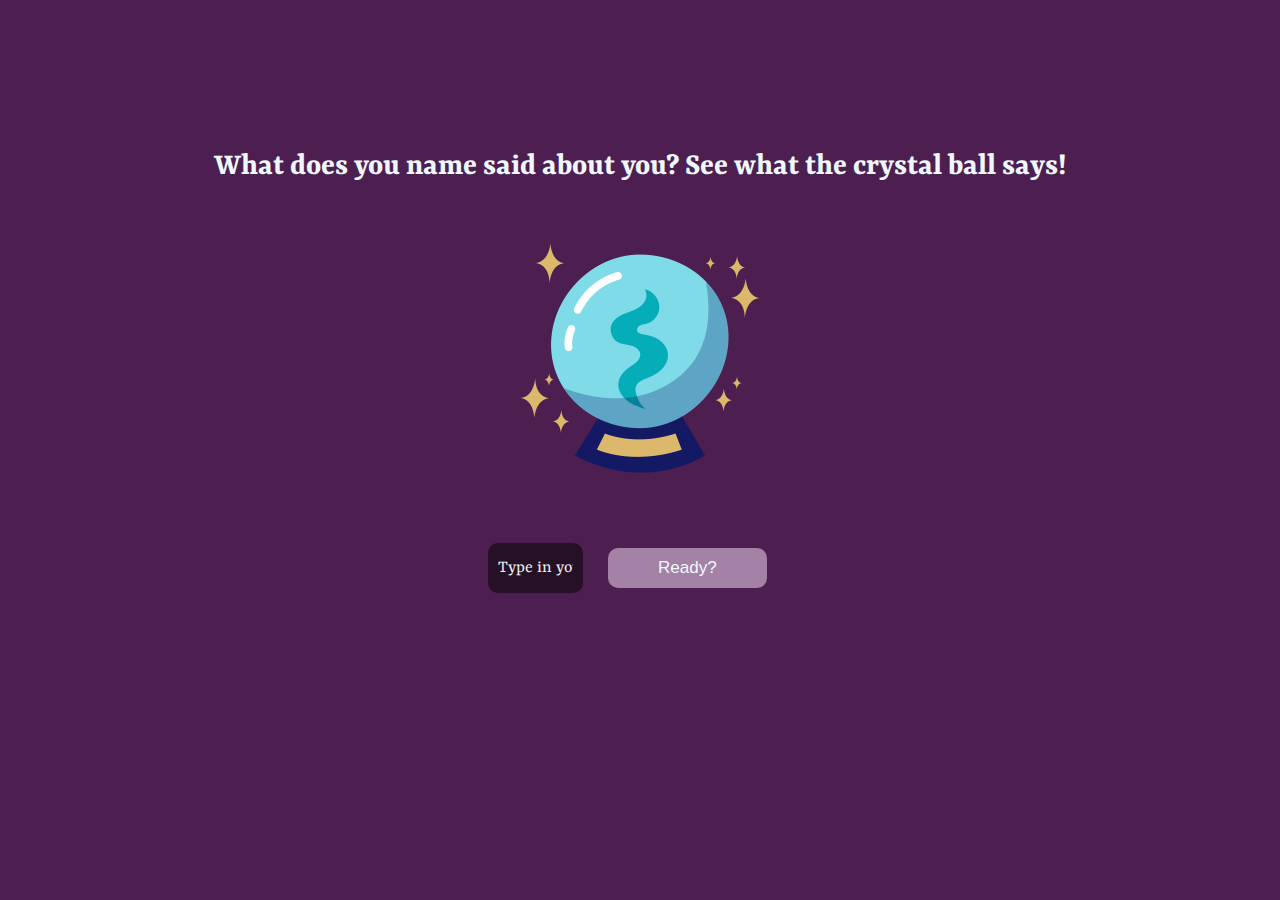
<file: index.html>
<!DOCTYPE html>
<html lang="en">
<head>
    <meta charset="UTF-8">
    <meta http-equiv="X-UA-Compatible" content="IE=edge">
    <meta name="viewport" content="width=device-width, initial-scale=1.0">
    <link rel="preconnect" href="https://fonts.googleapis.com">
    <link rel="preconnect" href="https://fonts.gstatic.com" crossorigin>
    <link href="https://fonts.googleapis.com/css2?family=Rasa:ital,wght@1,300&display=swap" rel="stylesheet">
    <link href="css/style.css" rel="stylesheet">
    <title>Magic Ball</title>
</head>

<body>
        <div class="page-one">
        <h1 class="font">
            What does you name said about you?
            See what the crystal ball says!
        </h1>

        <img src="photos/ball.png" alt="photo of a crystal ball" class="ball one">
        <form>

            <input class="font" type="text" id="inputName" value="Type in your first name..."></input>
            <button class="fonts" id="nameBtn">Ready?</button>
        </form>
        </div>

        <script
        src="https://code.jquery.com/jquery-3.6.3.js"
        integrity="sha256-nQLuAZGRRcILA+6dMBOvcRh5Pe310sBpanc6+QBmyVM="
        crossorigin="anonymous"></script>
        <script src="scripts/script.js"></script>
    </body>
</html>
</file>
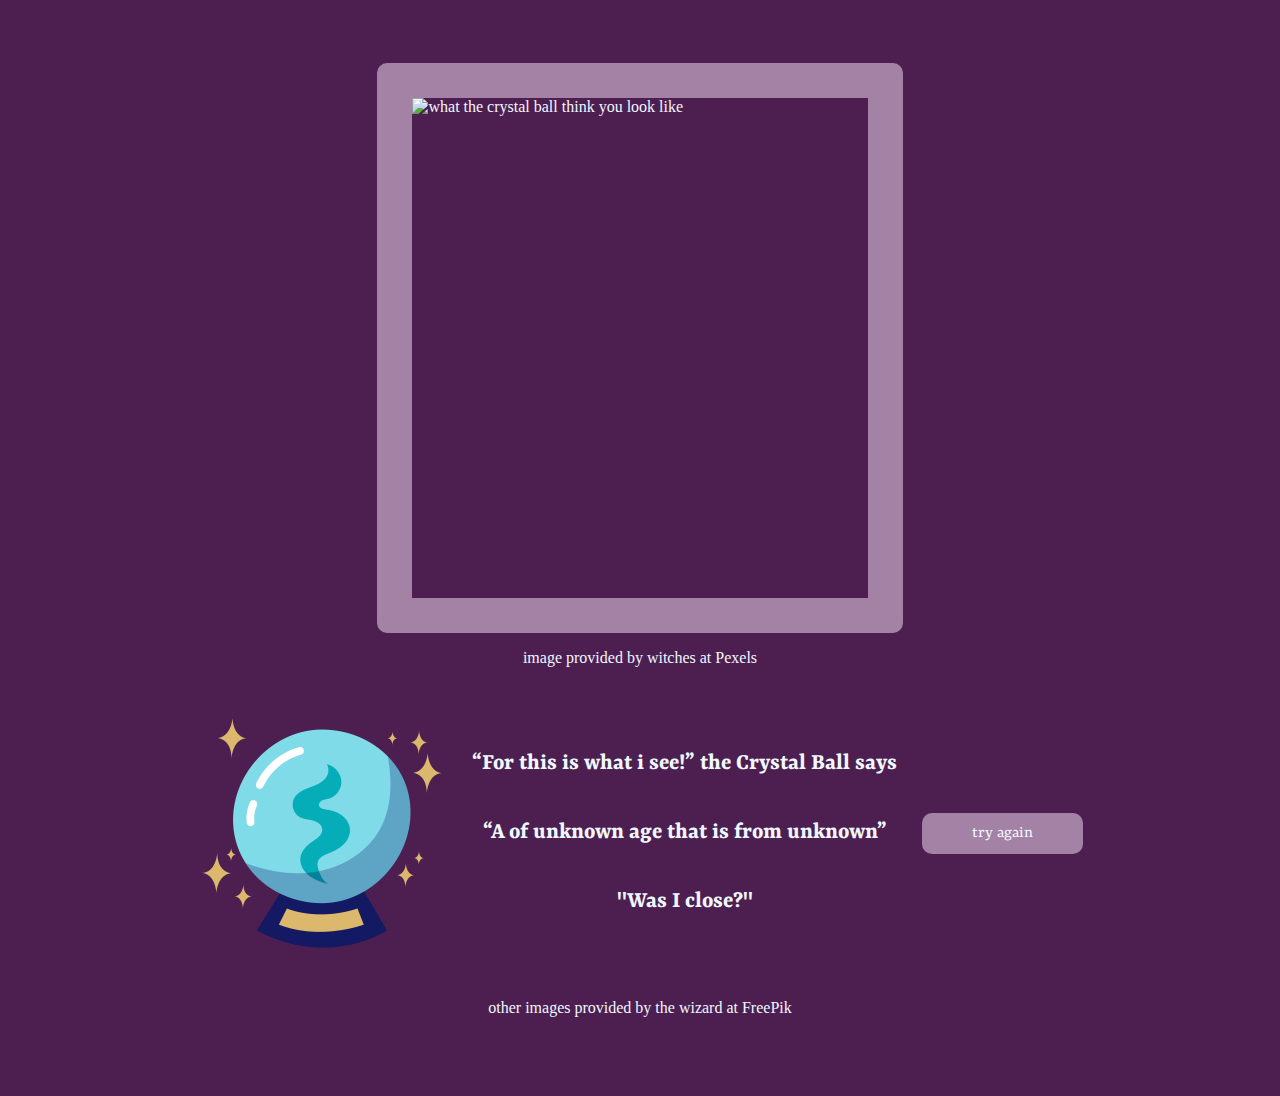
<file: page-two.html>
<!DOCTYPE html>
<html lang="en">

<head>
    <meta charset="UTF-8">
    <meta http-equiv="X-UA-Compatible" content="IE=edge">
    <meta name="viewport" content="width=device-width, initial-scale=1.0">
    <link rel="preconnect" href="https://fonts.googleapis.com">
    <link rel="preconnect" href="https://fonts.gstatic.com" crossorigin>
    <link href="https://fonts.googleapis.com/css2?family=Rasa:ital,wght@1,300&display=swap"
        rel="stylesheet">
    <link href="css/style.css" rel="stylesheet">
    <title>Magic Ball 2</title>
</head>
<div class="page-two">


    <img id="personPhoto" alt="what the crystal ball think you look like">


    <p>image provided by witches at Pexels</p>
    <div class="bottom-two">

        <img src="photos/ball.png" alt="photo of a crystal ball" class="ball two">
        <div class="text-ball">

            <h2 class="font">
                “For this is what i see!” the Crystal Ball says
            </h2>
            <h2 class="font">“A <span id="displayAge">of unknown age</span> <span
                    id="displayGender"></span>
                that is from <span id="displayOrigin"> unknown</span>”
            </h2>
            <h2 class="font">
                "Was I close?"
            </h2>
        </div>
        <button class="font" id="try-again">try again</button>
    </div>
    <p>other images provided by the wizard at FreePik</p>
</div>
</body>
<script src="https://code.jquery.com/jquery-3.6.3.js"
    integrity="sha256-nQLuAZGRRcILA+6dMBOvcRh5Pe310sBpanc6+QBmyVM="
    crossorigin="anonymous"></script>
<script src="scripts/script-sec-page.js"></script>

</html>
</file>
<file: css/style.css>
body{
    background-color: #4D1F51;
color: aliceblue;
}

.ball {
    width: 250px;
    margin: 25px;
}

.font {
    font-family: 'Rasa', serif;
}

button {
    padding: 10px 50px 10px 50px;
    background-color: #A382A6;
    color: aliceblue;
    font-size: 17px;
    border: none;
    border-radius: 10px;
    margin: 25px;
}

/* page one*/

.page-one {
    margin: 10%;
    display: flex;
    flex-direction: column;
    align-items: center;
}

form {
    display: flex;
    width: 30%;
    justify-content: space-around;
    margin: 15px;
    align-items: center;
}

#inputName {
    background-color: #251026;
    border: none;
    color: #F0F0F0;
    padding: 10px;
    font-size: 18px;
    border-radius: 10px;
    width: 50%;
    height: 30px;
}

/* page one*/
/* page two*/
.page-two {
    margin: 5%;
    display: flex;
    flex-direction: column;
    align-items: center;
}

#personPhoto {
    width: 40%;
    min-height: 500px;
    
    border: #A382A6 solid 35px;
    border-radius: 10px;
}

.bottom-two {
    display: flex;
    justify-content: space-between;
    align-items: center;
}

.text-ball {
    display: flex;
    align-items: center;
    flex-direction: column;
}


/* page two*/
</file>
